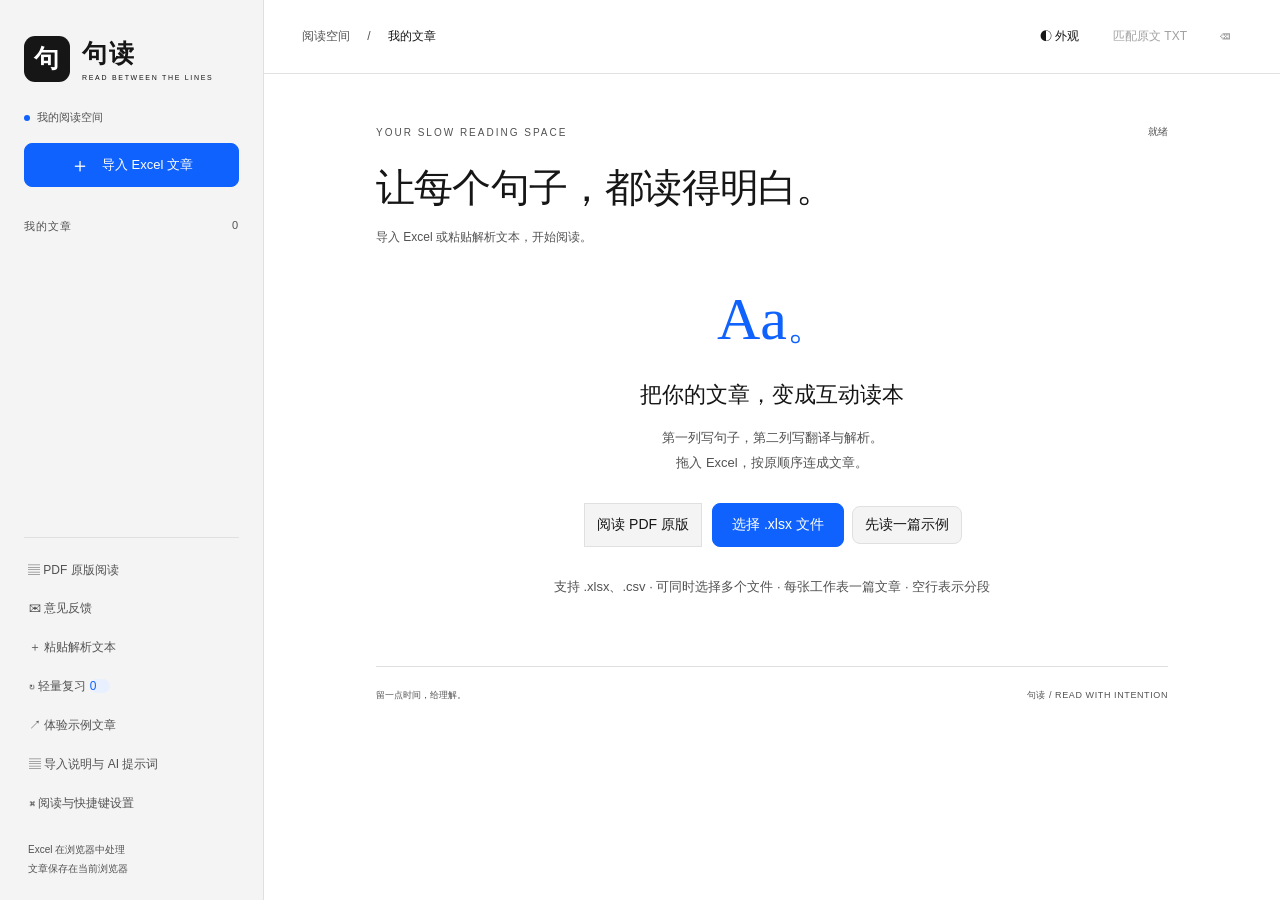
<file: index.html>
<!doctype html>
<html lang="zh-CN">
<head>
  <meta charset="utf-8"><meta name="viewport" content="width=device-width, initial-scale=1">
  <title>句读 · 互动英文阅读</title>
  <link rel="icon" href="data:image/svg+xml,%3Csvg xmlns='http://www.w3.org/2000/svg' viewBox='0 0 64 64'%3E%3Crect width='64' height='64' rx='16' fill='%232457ce'/%3E%3Ctext x='32' y='45' text-anchor='middle' fill='white' font-size='42'%3E句%3C/text%3E%3C/svg%3E">
  <script src="appearance.js?v=20261018-paperdark2"></script><link rel="stylesheet" href="styles.css?v=20261018-paperdark2"><link rel="stylesheet" href="theme.css?v=20261018-paperdark2"><script src="vendor/jszip.min.js" defer></script><script src="import-browser.js?v=20261018-2" defer></script><script src="app.js?v=20261018-flow1" defer></script>
<link rel="stylesheet" href="review.css?v=1"><script src="review.js?v=3" defer></script><link rel="stylesheet" href="mobile-paste.css?v=1"><script src="mobile-paste.js?v=4" defer></script><script src="feedback.js?v=1" defer></script><link rel="stylesheet" href="home.css?v=2"><script src="home.js?v=2" defer></script><link rel="stylesheet" href="vocabulary.css?v=1"><script src="vocabulary.js?v=2" defer></script><link rel="stylesheet" href="learning-flow.css?v=1"><script src="learning-flow.js?v=1" defer></script></head>
<body>
<div id="mobile-bar"><a href="./" id="mobile-home" aria-label="句读首页">句读</a><span id="mobile-article-label">阅读空间</span><button id="mobile-menu-open" aria-label="打开阅读菜单" aria-haspopup="dialog">☰ 菜单</button></div>
<aside class="sidebar">
  <a class="brand" href="./" aria-label="句读首页"><span class="brand-mark">句</span><span>句读<small>READ BETWEEN THE LINES</small></span></a>
  <div class="local-label"><span></span> 我的阅读空间</div>
  <button class="primary import-button" id="import-button"><span aria-hidden="true">＋</span> 导入 Excel 文章</button>
  <input type="file" id="file-input" accept=".xlsx,.csv" multiple hidden>
  <div class="library-heading"><span>我的文章</span><span id="library-count">0</span></div>
  <nav id="library" aria-label="文章列表"></nav>
  <div class="sidebar-bottom">
    <a class="quiet" href="pdf-reader.html" style="display:block;text-decoration:none">▤ PDF 原版阅读</a>
    <button id="feedback-open" class="quiet">✉ 意见反馈</button>
    <button id="paste-open" class="quiet">＋ 粘贴解析文本</button>
    <button id="review-open" class="quiet">↻ 轻量复习 <span id="review-count">0</span></button>
    <button id="sample-button" class="quiet">↗ 体验示例文章</button>
    <button id="guide-button" class="quiet">▤ 导入说明与 AI 提示词</button>
    <button id="settings-button" class="quiet">⌘ 阅读与快捷键设置</button>
    <p>Excel 在浏览器中处理<br>文章保存在当前浏览器</p>
  </div>
</aside>
<main class="main">
  <header class="toolbar"><span class="breadcrumb">阅读空间 <span>/</span> <b id="toolbar-title">开始阅读</b></span><div class="toolbar-actions"><button id="appearance-button" aria-label="调整外观与黑暗模式">◐ 外观</button><button id="text-button" class="text-button" disabled>匹配原文 TXT</button><input id="text-input" type="file" accept=".txt" hidden><button id="delete-button" class="icon-button" aria-label="删除当前文章" title="删除当前文章" disabled>⌫</button></div></header>
  <div class="reading-area" id="drop-zone">
    <div class="page-meta"><span class="eyebrow">YOUR SLOW READING SPACE</span><span class="save-state" id="save-state">就绪</span></div>
    <h1 id="article-title">让每个句子，都读得明白。</h1>
    <div class="article-meta" id="article-meta">从一张两列的 Excel 开始。</div>
    <div class="hint" id="hint"><span class="hint-icon">⌁</span><span class="desktop-hint">按住 <kbd id="shortcut-label">空格</kbd> ＋ 左键点击句子，查看完整翻译与语法解析。</span><span class="touch-hint">长按句子约半秒，查看完整翻译与语法解析。</span><button id="hint-settings" aria-label="修改查询快捷键">修改</button></div>
    <div id="notice" role="status" hidden></div>
    <aside id="shortcut-tutorial" class="shortcut-tutorial" hidden aria-live="polite"><div class="tutorial-top"><span id="tutorial-progress"></span><button id="tutorial-skip">跳过引导</button></div><h2 id="tutorial-title"></h2><p id="tutorial-description"></p><div id="tutorial-keys"></div></aside>
    <section id="home-library" aria-labelledby="home-library-title" hidden><div class="home-library-heading"><h2 id="home-library-title">我的文章</h2><span id="home-library-count" class="muted"></span></div><p class="muted">选择一篇，继续阅读。文章保存在当前浏览器中。</p><div id="article-cards"></div></section>
    <div id="vocab-tools" hidden><button id="vocab-toggle" class="secondary" aria-pressed="false">＋ 标记生词</button><span id="vocab-mode-help" class="small">收藏单词或词组，保留原句。</span></div><article id="reader" aria-label="文章正文"></article>
    <section id="empty-state"><div class="empty-symbol">Aa<span>。</span></div><h2>把你的文章，变成互动读本</h2><p>第一列写句子，第二列写翻译与解析。<br>拖入 Excel，按原顺序连成文章。</p><a href="pdf-reader.html" class="secondary" style="display:inline-block;text-decoration:none;padding:12px;margin:6px">阅读 PDF 原版</a><button id="empty-import" class="primary">选择 .xlsx 文件</button><button id="empty-sample" class="secondary">先读一篇示例</button><p class="small">支持 .xlsx、.csv · 可同时选择多个文件 · 每张工作表一篇文章 · 空行表示分段</p></section>
    <section id="reading-wrap-up" hidden aria-labelledby="wrap-up-title"><h2 id="wrap-up-title">读完这一篇，留下一点收获</h2><p id="wrap-up-summary" class="muted" role="status"></p><div class="wrap-up-actions"><button id="wrap-up-pending" class="secondary">补充释义</button><button id="wrap-up-review" class="primary">复习到期内容</button><button id="wrap-up-next" class="secondary">下一篇 →</button></div><p class="small">不必一次学完，先处理几个最想记住的表达即可。</p></section>
    <nav id="article-navigation" class="article-navigation" aria-label="篇章导航" hidden><p id="article-position"></p><div><button id="previous-article" class="article-nav-button"><span>← 上一篇</span><strong id="previous-title"></strong></button><button id="next-article" class="article-nav-button"><span>下一篇 →</span><strong id="next-title"></strong></button></div></nav><footer class="reading-footer"><span id="footer-count">留一点时间，给理解。</span><span>句读 / READ WITH INTENTION</span></footer>
  </div>
</main>
<div id="drop-overlay" hidden><div>松开，导入你的文章<small>Excel .xlsx 或 CSV 文件</small></div></div>
<section id="lookup" class="lookup" role="dialog" aria-modal="false" aria-labelledby="lookup-heading" tabindex="-1" hidden>
  <div class="lookup-top"><span id="lookup-heading">句子解析</span><span id="lookup-index"></span><button id="lookup-close" class="icon-button" aria-label="关闭解析">×</button></div>
  <blockquote id="lookup-sentence" lang="en"></blockquote>
  <div id="lookup-analysis"></div>
  <nav class="lookup-sentence-nav" aria-label="解析句子导航"><button id="lookup-previous" class="secondary">← 上一句</button><button id="lookup-next" class="secondary">下一句 →</button></nav><div class="lookup-footer"><span id="lookup-key-hint">↑ / ↓ 上下句 · Esc 关闭</span><button id="review-save">＋ 加入复习</button><button id="copy-analysis">复制解析</button></div>
</section>
<dialog id="settings-dialog"><form method="dialog"><div class="dialog-title"><h2>按你的习惯阅读</h2><button class="icon-button" aria-label="关闭设置">×</button></div></form>
  <label class="field-label">查询快捷键</label><p class="muted">按住以下按键，再左键单击。左键单击始终固定。</p>
  <div class="preset-row"><button data-preset="Space">空格</button><button data-preset="Alt">Option / Alt</button><button data-preset="Shift">Shift</button></div>
  <div class="shortcut-preview"><kbd id="settings-shortcut">空格</kbd><span>＋ 左键单击</span></div>
  <button id="record-key" class="secondary">录制自定义按键组合</button><p id="record-help" class="small">可使用字母、数字、功能键或组合键。部分系统快捷键会被系统优先处理。Esc 用于取消。</p>
  <label class="field-label">解析打开时 · 切换句子</label><div class="shortcut-grid"><label>上一句<button type="button" data-record-action="sentencePrevious" aria-label="录制上一句快捷键">↑</button></label><label>下一句<button type="button" data-record-action="sentenceNext" aria-label="录制下一句快捷键">↓</button></label></div>
  <label class="field-label">解析关闭时 · 切换文章</label><div class="shortcut-grid"><label>上一篇<button type="button" data-record-action="articlePrevious" aria-label="录制上一篇快捷键">←</button></label><label>下一篇<button type="button" data-record-action="articleNext" aria-label="录制下一篇快捷键">→</button></label></div><p class="small">同一模式的两个动作不能同键；查询键和导航键不能相互包含。两种模式之间可复用按键。Esc 保留为关闭键。</p><p id="settings-error" role="alert" hidden></p>
  <label class="field-label" for="font-size">正文字号 <span id="font-value">22 px</span></label><input id="font-size" type="range" min="18" max="32" value="22">
  <div class="dialog-actions"><button id="reset-settings" class="secondary">恢复默认</button><button id="save-settings" class="primary">保存设置</button></div>
</dialog>
<dialog id="guide-dialog"><form method="dialog"><div class="dialog-title"><h2>从文章到互动读本</h2><button class="icon-button" aria-label="关闭说明">×</button></div></form>
  <ol class="guide-steps"><li><b>让 AI 分句并解析</b><p>复制下方提示词，把原文附在末尾，让 AI 生成 Excel。</p></li><li><b>导入两列 Excel</b><p>第一列是完整句子，第二列是该句的翻译与解析。按行排列，一句一行，空行分段。每张工作表会成为一篇文章，工作表名称是文章标题；多篇请按阅读顺序排列工作表。可以同时选择或拖入多个 Excel 文件，同批次按文件选择顺序、工作表顺序导入。空行只用于分段，不用于区分文章。</p></li><li><b>按住快捷键，点击句子</b><p>电脑端按住快捷键并点击句子；手机端长按句子约半秒，滑动阅读不会触发解析。也可用 Tab 选中句子后按 Enter。</p></li></ol>
  <div class="download-row"><a href="assets/示例文章.xlsx" download>下载示例 Excel ↗</a><a href="assets/AI提示词.md" download>下载 Excel AI 提示词 ↗</a><a href="assets/文本解析AI提示词.md" download>下载粘贴文本 AI 提示词 ↗</a></div>
  <details><summary>已有单独的原文 TXT？</summary><p>先导入解析 Excel，再点击“匹配原文 TXT”。网站保留原文段落，仅匹配文字一致的句子（忽略重复空白、弯直引号差异）；未匹配内容会标明，不会套用其他句子的解析。重复句按各自出现的顺序匹配。</p></details>
  <label class="field-label" for="prompt-text">给 AI 的提示词</label><textarea id="prompt-text" readonly rows="12"></textarea><button id="copy-prompt" class="primary">复制完整提示词</button>
  <p class="small">也可使用菜单中的「粘贴解析文本」，复制专用提示词给 AI，再将输出直接粘贴导入，无需制作 Excel。文件无需上传服务器；网站展示你导入的解析，不调用 AI。支持未加密的 .xlsx；旧 .xls 请先另存为 .xlsx。</p>
</dialog>
<dialog id="appearance-dialog"><form method="dialog"><div class="dialog-title"><h2>阅读配色</h2><button class="icon-button" aria-label="关闭外观设置">×</button></div></form><p class="muted">选择背景与文字颜色，点击即应用并保存。桌面和手机均适配，选择保存在当前浏览器。</p><label class="field-label">背景配色</label><div class="appearance-options"><button data-color-theme="system" aria-pressed="false"><span class="palette-swatch swatch-system">Aa</span><span><strong>跟随系统</strong><small>自动切换明暗</small></span></button>
<button data-color-theme="blue" aria-pressed="true"><span class="palette-swatch swatch-blue">Aa</span><span><strong>专注白</strong><small>默认 · 白底黑字</small></span></button>

<button data-color-theme="paper" aria-pressed="false"><span class="palette-swatch swatch-paper">Aa</span><span><strong>纸白</strong><small>冷白纸面 · 黑灰文字</small></span></button>
<button data-color-theme="warm" aria-pressed="false"><span class="palette-swatch swatch-warm">Aa</span><span><strong>暖纸</strong><small>柔和米色</small></span></button>
<button data-color-theme="dark" aria-pressed="false"><span class="palette-swatch swatch-dark">Aa</span><span><strong>深夜</strong><small>中性深灰 · 柔和灰白</small></span></button>
</div>
<label class="field-label">文字颜色</label><div class="tone-options"><button data-text-tone="standard" aria-pressed="true">标准</button><button data-text-tone="soft" aria-pressed="false">柔和</button><button data-text-tone="contrast" aria-pressed="false">高对比</button></div>
<div class="appearance-preview"><p>Read a little. Understand more.</p><small>让每个句子，都读得明白。</small></div><p id="appearance-status" role="status"></p><form method="dialog" class="dialog-actions"><button class="primary">完成</button></form></dialog>
<dialog id="confirm-dialog"><h2>删除这篇文章？</h2><p>只从当前浏览器移除，原始 Excel 文件仍保留。</p><form method="dialog" class="dialog-actions"><button value="cancel" class="secondary">取消</button><button value="delete" class="danger">删除文章</button></form></dialog>
<dialog id="review-save-dialog"><form id="review-save-form"><div class="dialog-title"><h2>加入复习</h2><button type="button" id="review-save-close" class="icon-button" aria-label="关闭收藏">×</button></div><p>保留原句和解析，下次先回忆，再核对。</p><label class="field-label" for="review-focus">回忆重点（选填）</label><input id="review-focus" maxlength="180" placeholder="例如 be determined to：是什么意思？怎样使用？"><p class="small">留空时，练习用自己的话解释整句。</p><div class="dialog-actions"><button class="primary" type="submit">保存复习卡</button></div></form></dialog>
<dialog id="review-dialog" aria-labelledby="review-title"><div class="dialog-title"><h2 id="review-title">轻量复习</h2><button id="review-close" class="icon-button" aria-label="关闭复习">×</button></div><p id="review-summary" class="muted" role="status"></p><label class="field-label" for="review-filter">复习内容</label><select id="review-filter"><option value="all">全部</option><option value="vocab">生词</option><option value="sentence">句子</option><option value="pending">待补释义</option></select><p id="review-types" class="small"></p><div id="review-scope" hidden><span id="review-scope-label"></span><button id="review-scope-clear" class="secondary">查看全部文章</button></div><div id="review-body"></div><details class="review-rules"><summary>复习如何安排？</summary><p>新卡立即可复习。忘了：10 分钟后；模糊：1 天后并降低一个阶段；记住了：依次间隔 1、3、7、14、30、60 天。每轮最多 5 张到期卡，未到期不强制练习。这是简化安排，可按自己的记忆情况作答。</p><p>卡片仅保存在当前浏览器，删除文章仍保留卡片；清除网站数据会丢失。建议定期导出备份。</p><button id="review-export" class="secondary">导出复习备份</button><button id="review-import" class="secondary">导入备份</button><input id="review-import-file" type="file" accept=".json" hidden></details></dialog>
<dialog id="mobile-menu" aria-labelledby="mobile-menu-title"><div class="dialog-title"><h2 id="mobile-menu-title">阅读菜单</h2><button id="mobile-menu-close" class="icon-button" aria-label="关闭阅读菜单">×</button></div><div id="mobile-menu-content"></div></dialog>
<dialog id="paste-dialog" aria-labelledby="paste-title"><div class="dialog-title"><h2 id="paste-title">粘贴解析文本</h2><button id="paste-close" class="icon-button" aria-label="关闭粘贴">×</button></div><p class="muted">先复制下方提示词交给 AI，再将生成的完整解析文本粘贴到这里。新版使用紧凑格式，减少重复字段；支持一次导入多篇，保留段落。</p><details><summary>查看文本解析 AI 提示词</summary><textarea id="paste-prompt" readonly rows="8"></textarea><button id="paste-copy-prompt" class="secondary">复制文本解析提示词</button></details><label class="field-label" for="paste-content">AI 输出的解析文本</label><textarea id="paste-content" rows="10" placeholder='粘贴 AI 输出的 JSON 文本，也支持带有 ```json 的完整代码块'></textarea><p id="paste-error" role="alert" hidden></p><div class="dialog-actions"><button id="paste-submit" class="primary">导入并阅读</button></div><p class="small">文本仅在当前浏览器中处理；此入口不会调用 AI。原有 Excel 导入继续可用。</p></dialog>
<dialog id="feedback-dialog" aria-labelledby="feedback-title"><div class="dialog-title"><h2 id="feedback-title">意见反馈</h2><button id="feedback-close" class="icon-button" aria-label="关闭意见反馈">×</button></div><p>遇到问题或有改进建议，欢迎发邮件告诉我。</p><p><a href="mailto:RBL1018@outlook.com?subject=%E5%8F%A5%E8%AF%BB%E7%BD%91%E9%A1%B5%E5%8F%8D%E9%A6%88">RBL1018@outlook.com</a></p><p class="muted">反馈问题时，请尽量说明操作步骤、预期结果和实际情况，并附上设备、浏览器信息；截图也能帮助定位问题。</p><div class="dialog-actions"><button id="feedback-copy" class="secondary">复制邮箱</button><a class="primary" style="text-decoration:none;border-radius:8px;display:inline-block" href="mailto:RBL1018@outlook.com?subject=%E5%8F%A5%E8%AF%BB%E7%BD%91%E9%A1%B5%E5%8F%8D%E9%A6%88">打开邮件应用</a></div><p class="small" id="feedback-status" role="status">若未配置邮件应用，可复制邮箱后自行发送。</p></dialog>
<section id="vocab-selection" hidden aria-label="所选生词" aria-live="polite"><strong id="vocab-selected-text"></strong><span class="small">点击同句另一词，可选中连续词组。</span><div><button id="vocab-quick-save" class="primary">先收藏，继续读</button><button id="vocab-add" class="secondary">填写释义</button><button id="vocab-clear" class="secondary">取消选择</button></div></section>
<dialog id="vocab-dialog" aria-labelledby="vocab-title"><div class="dialog-title"><h2 id="vocab-title">收藏生词</h2><button id="vocab-close" class="icon-button" aria-label="关闭生词收藏">×</button></div><p id="vocab-term" lang="en"></p><blockquote id="vocab-context" class="review-sentence" lang="en"></blockquote><form id="vocab-form"><label class="field-label" for="vocab-definition">简明英文释义（选填）</label><textarea id="vocab-definition" rows="2" maxlength="2000" placeholder="结合原句，记录这里的英文意思"></textarea><label class="field-label" for="vocab-note">中文释义或备注（选填）</label><textarea id="vocab-note" rows="2" maxlength="2000" placeholder="可记录中文意思或用法"></textarea><p class="small">至少填写一种释义后进入定时复习。都留空则先存入「待补释义」，不会自动生成解释。</p><div class="dialog-actions"><button class="primary" type="submit">保存生词</button></div></form></dialog>
<div id="toast" role="status" hidden></div>
</body></html>
</file>
<file: styles.css>
:root{--paper:#fcfbf8;--ink:#293e34;--green:#365c49;--muted:#758077;--line:#e3e5db;--side:#f0f2ea;--font-size:22px;--highlight:#e2edc9}*{box-sizing:border-box}body{margin:0;background:var(--paper);color:var(--ink);font-family:-apple-system,BlinkMacSystemFont,"Segoe UI","PingFang SC",sans-serif;font-size:14px}button,input,textarea{font:inherit}button,a,input{touch-action:manipulation}button{cursor:pointer}button:disabled{opacity:.4;cursor:not-allowed}button{border:1px solid transparent;border-radius:8px;background:transparent;color:inherit;padding:9px 12px}button:hover{background:#e7ecdf}button:focus-visible,a:focus-visible{outline:2px solid #708b52;outline-offset:3px}a{color:var(--green)}[hidden]{display:none!important}.sidebar{width:264px;position:fixed;inset:0 auto 0 0;background:var(--side);padding:36px 24px 22px;display:flex;flex-direction:column;border-right:1px solid var(--line)}.brand{display:flex;align-items:center;gap:12px;color:var(--ink);font-size:25px;font-weight:650;text-decoration:none;letter-spacing:2px}.brand-mark{background:var(--green);color:#fff;border-radius:11px;width:46px;height:46px;text-align:center;line-height:46px;font-family:serif}.brand small{display:block;font-size:7px;font-weight:500;letter-spacing:1.7px;margin-top:4px}.local-label{font-size:11px;color:var(--muted);display:flex;align-items:center;gap:7px;margin:28px 0 18px}.local-label span{width:6px;height:6px;border-radius:50%;background:#83a270}.primary{background:var(--green);color:#fff;border-color:var(--green);font-weight:500;padding:12px 19px}.primary:hover{background:#274b38}.import-button{width:100%;font-size:13px;display:flex;gap:12px;align-items:center;justify-content:center}.import-button span{font-size:20px;line-height:14px}.library-heading{margin:32px 0 12px;display:flex;justify-content:space-between;font-size:11px;color:var(--muted);letter-spacing:1px}#library{overflow:auto;flex:1;min-height:70px}.library-item{display:block;width:100%;text-align:left;padding:14px 12px;line-height:1.45;margin-bottom:6px}.library-item.active{background:#e0e7d7;color:#2d513c}.library-item strong{font-size:13px;font-weight:550;display:block;overflow-wrap:anywhere}.library-item small{display:block;color:var(--muted);font-size:11px;margin-top:5px}.sidebar-bottom{border-top:1px solid #dce1d3;padding-top:14px;margin-top:18px}.quiet{display:block;text-align:left;width:100%;font-size:12px;padding:10px 4px}.sidebar-bottom p{color:#8a9187;font-size:10px;line-height:1.9;margin:17px 4px 0}.main{margin-left:264px}.toolbar{height:74px;border-bottom:1px solid var(--line);display:flex;align-items:center;justify-content:space-between;padding:0 38px;gap:20px}.breadcrumb{font-size:12px;color:var(--muted);white-space:nowrap;overflow:hidden;text-overflow:ellipsis}.breadcrumb span{margin:0 14px;color:#b0b8ac}.breadcrumb b{font-weight:400;color:#475948}.toolbar-actions{display:flex;gap:8px;flex-shrink:0}.text-button{font-size:12px}.icon-button{font-size:20px;line-height:1;width:34px;height:34px;padding:5px;flex-shrink:0}.reading-area{max-width:904px;padding:51px 56px 26px;margin:auto}.page-meta{display:flex;align-items:center;justify-content:space-between;gap:15px}.eyebrow{font-size:10px;letter-spacing:2px;color:#879379}.save-state{font-size:10px;color:#8b9686}h1{font-family:Georgia,"Times New Roman","Songti SC",serif;font-size:39px;line-height:1.22;font-weight:400;margin:25px 0 15px;letter-spacing:-.8px;overflow-wrap:anywhere}.article-meta{color:var(--muted);font-size:12px;line-height:1.7}.hint{display:flex;align-items:center;gap:11px;background:#f0f3e9;border:1px solid #e3e9d9;padding:12px 14px;border-radius:8px;margin:29px 0 32px;color:#627051;font-size:11px;line-height:1.7}.hint-icon{font-size:24px;color:#90a573}.hint>span:nth-child(2){flex:1}.hint button{font-size:11px;padding:4px 7px}kbd{border:1px solid #cdd5bf;border-bottom-width:2px;border-radius:4px;padding:2px 6px;background:#f9faf5;color:#435739;font-family:inherit;white-space:nowrap}#reader{font-family:Georgia,"Times New Roman",serif;font-size:var(--font-size);line-height:1.95;color:#37443c;letter-spacing:.04px;overflow-wrap:anywhere}#reader p{margin:0 0 25px}#reader .sentence{border-radius:3px;transition:background .1s;box-decoration-break:clone;-webkit-box-decoration-break:clone}#reader .sentence.hot,#reader .sentence.selected{background:var(--highlight);box-shadow:0 2px 0 #becb97}#reader .sentence.hot{cursor:context-menu}#reader .sentence:focus-visible{outline:1px solid #829c65;background:#eff3e7}#reader .sentence.unmatched{text-decoration:underline dotted #c5b9a5;text-underline-offset:6px}.reading-footer{display:flex;justify-content:space-between;border-top:1px solid var(--line);padding-top:22px;margin-top:42px;color:#949d8d;font-size:9px;letter-spacing:.6px;gap:14px}.reading-footer span:first-child{letter-spacing:0}.lookup{position:fixed;z-index:20;width:min(490px,calc(100vw - 24px));max-height:min(620px,calc(100dvh - 28px));overflow:auto;border:1px solid #d6ded0;border-radius:15px;padding:0;background:rgba(255,255,252,.98);box-shadow:0 18px 70px #21352130,0 2px 10px #18201912;backdrop-filter:blur(20px);animation:show-pop .12s ease-out;overscroll-behavior:contain;outline:none}.lookup-top{display:flex;align-items:center;gap:10px;padding:12px 17px 7px;position:sticky;top:0;background:#fffffcf5;z-index:1;font-size:12px;color:#6e7b65}.lookup-top>span:first-child{flex:1;font-weight:600}.lookup-top>span:nth-child(2){font-size:10px;color:#8e9787}.lookup blockquote{font-family:Georgia,serif;font-size:16px;line-height:1.6;border-left:3px solid #97aa80;margin:10px 22px 18px;padding:0 0 0 13px;color:#354b3c;overflow-wrap:anywhere}#lookup-analysis{padding:0 24px 16px;font-size:13px;line-height:1.85;overflow-wrap:anywhere}.analysis-section{margin-bottom:18px}.analysis-section h3{font-size:11px;color:#849174;font-weight:600;letter-spacing:1px;margin:0 0 8px}.analysis-section p{white-space:pre-wrap;margin:0}.analysis-section.translation p{font-size:15px;color:#263e30;line-height:1.85}.lookup-footer{display:flex;justify-content:space-between;align-items:center;font-size:10px;color:#8c9685;border-top:1px solid #edf0e7;padding:8px 16px;background:#f7f9f2}.lookup-footer button{font-size:11px}@keyframes show-pop{from{opacity:0;transform:translateY(5px)}to{opacity:1;transform:translateY(0)}}dialog{background:#fcfdf9;color:var(--ink);border:1px solid #d8dfcf;border-radius:16px;box-shadow:0 30px 100px #12261830;padding:28px;max-width:590px;width:calc(100% - 36px);max-height:88dvh;overflow:auto}dialog::backdrop{background:#20312640;backdrop-filter:blur(3px)}.dialog-title{display:flex;align-items:center;justify-content:space-between;margin-bottom:16px;gap:12px}h2{font-size:20px;font-weight:550;margin:0 0 16px}.dialog-title h2{margin:0}.field-label{display:block;font-size:13px;font-weight:600;margin:22px 0 10px}.field-label span{float:right;font-size:12px;color:var(--muted);font-weight:400}.muted,.small{color:var(--muted);font-size:12px;line-height:1.8}.small{font-size:11px}.preset-row{display:flex;gap:8px;margin:17px 0}.preset-row button,.secondary{background:#f1f4eb;border:1px solid #dce3d1}.shortcut-preview{display:flex;align-items:center;gap:14px;margin:18px 0 22px;padding:18px;background:#f1f4eb;border-radius:9px;font-size:14px}.shortcut-preview kbd{font-size:18px;white-space:normal}.recording{border-color:#72874f!important;background:#e4ecd3!important;color:#304d31!important}.dialog-actions{display:flex;justify-content:flex-end;gap:10px;margin:25px 0 0}.danger{background:#9c4537;color:#fff}.danger:hover{background:#84382d}input[type=range]{width:100%;accent-color:var(--green)}.guide-steps{padding-left:22px;line-height:1.8}.guide-steps li{margin:15px 0;padding-left:4px}.guide-steps b{font-size:14px}.guide-steps p{font-size:12px;color:var(--muted);margin:4px 0}.download-row{display:flex;gap:20px;margin:20px 0;flex-wrap:wrap;font-size:12px}details{font-size:12px;line-height:1.8;color:var(--muted)}summary{cursor:pointer;color:var(--green)}textarea{width:100%;background:#f4f6ef;border:1px solid #dce3d1;border-radius:8px;color:#42543e;font-size:12px;line-height:1.7;padding:14px;resize:vertical;margin-bottom:12px}#empty-state{text-align:center;padding:38px 0 25px}#empty-state h2{font-size:22px;font-weight:400}.empty-symbol{font-family:Georgia,serif;font-size:60px;color:#adc095;margin:0 0 26px}.empty-symbol span{font-size:40px;color:#53744b}#empty-state p{line-height:1.9;color:var(--muted);font-size:13px}#empty-state button{margin:15px 4px}#notice{padding:13px 16px;background:#f6f0df;color:#7b6634;font-size:12px;line-height:1.7;border-radius:8px;margin:0 0 25px;white-space:pre-wrap}#toast{position:fixed;z-index:100;bottom:26px;left:50%;transform:translateX(-50%);max-width:calc(100vw - 36px);border-radius:9px;background:#2c4839;color:#fff;padding:12px 20px;font-size:13px;box-shadow:0 4px 24px #0002}#drop-overlay{position:fixed;inset:12px;z-index:90;display:grid;place-items:center;border:2px dashed #8a9d6e;background:#eef3e9ee;border-radius:14px;font-size:24px;pointer-events:none}#drop-overlay small{display:block;font-size:13px;text-align:center;margin-top:15px;color:var(--muted)}@media(max-width:950px){.sidebar{width:220px;padding:27px 17px}.main{margin-left:220px}.reading-area{padding:36px 30px}.toolbar{padding:0 26px}h1{font-size:33px}}@media(max-width:700px){.sidebar{position:static;width:auto;padding:16px;display:block;border-right:0;border-bottom:1px solid var(--line)}.brand{font-size:21px}.brand-mark{height:37px;width:37px;line-height:37px}.brand small{font-size:6px}.local-label,.sidebar-bottom p,.library-heading{display:none}.import-button{position:absolute;right:16px;top:18px;width:auto;font-size:12px;padding:9px 12px}.main{margin-left:0}#library{display:flex;gap:6px;margin-top:15px;max-height:105px}.library-item{min-width:155px;width:155px;padding:10px}.sidebar-bottom{display:flex;gap:3px;padding-top:7px;margin-top:7px;border:0}.quiet{font-size:10px;padding:5px 0;text-align:center}.toolbar{height:55px;padding:0 20px}.reading-area{padding:30px 22px}.page-meta{gap:6px}.eyebrow{font-size:8px;letter-spacing:1.4px}h1{font-size:32px}.hint{font-size:10px;margin:24px 0}.hint-icon{display:none}#reader{font-size:calc(var(--font-size) - 1px)}.reading-footer{font-size:8px}.lookup{max-height:70dvh}.breadcrumb b{display:none}.dialog-title h2{font-size:18px}}@media(prefers-reduced-motion:reduce){*{animation:none!important;transition:none!important}}

.touch-hint{display:none}.touch-reader .desktop-hint{display:none}.touch-reader .touch-hint{display:block;flex:1}.touch-reader #hint-settings{display:none}
@media(hover:none) and (pointer:coarse){#reader{-webkit-touch-callout:none;-webkit-user-select:none;user-select:none;touch-action:pan-y pinch-zoom}.lookup{-webkit-user-select:text;user-select:text}.lookup .icon-button{width:44px;height:44px}}

/* Apply to each text element, including Safari and desktop-mode touch input. */
.touch-reader #reader,.touch-reader #reader *,.touch-input #reader,.touch-input #reader *{-webkit-user-select:none!important;user-select:none!important;-webkit-touch-callout:none!important}
.touch-input #reader{touch-action:pan-y pinch-zoom}.touch-input .desktop-hint{display:none}.touch-input .touch-hint{display:block;flex:1}.touch-input #hint-settings{display:none}
#lookup,#lookup *{-webkit-user-select:text;user-select:text}

.article-navigation{margin-top:38px;border-top:1px solid var(--line);padding-top:22px}.article-navigation>p{font-size:12px;color:var(--muted);margin:0 0 13px}.article-navigation>div{display:grid;grid-template-columns:1fr 1fr;gap:14px}.article-nav-button{text-align:left;padding:18px;border:1px solid #dce3d1;background:#f2f5ec;min-width:0}.article-nav-button span{display:block;font-size:12px;color:var(--green);margin-bottom:8px}.article-nav-button strong{display:block;font-family:Georgia,"Songti SC",serif;font-size:17px;font-weight:400;overflow-wrap:anywhere;line-height:1.4}.article-nav-button:disabled{opacity:.45}.article-nav-button:disabled:hover{background:#f2f5ec}@media(max-width:700px){.article-navigation>div{gap:9px}.article-nav-button{padding:12px}.article-nav-button strong{font-size:15px}}

.shortcut-grid{display:grid;grid-template-columns:1fr 1fr;gap:12px}.shortcut-grid label{font-size:12px;display:flex;align-items:center;justify-content:space-between;gap:8px;padding:12px;background:#f1f4eb;border-radius:8px}.shortcut-grid button{border:1px solid #ccd7bd;background:#fcfdf9;min-width:72px;overflow-wrap:anywhere;font-weight:550}#settings-error{background:#f9e9de;color:#884631;border-radius:7px;padding:12px;font-size:12px;line-height:1.7}.shortcut-tutorial{border:1px solid #bdcda2;background:#f0f5e6;border-radius:12px;padding:18px 20px;margin:0 0 30px}.tutorial-top{display:flex;align-items:center;justify-content:space-between;color:#72805f;font-size:11px}.tutorial-top button{font-size:11px;padding:4px 8px}.shortcut-tutorial h2{font-size:19px;margin:10px 0 7px}.shortcut-tutorial p{font-size:12px;line-height:1.8;color:#647156;margin:0 0 14px}#tutorial-keys{display:flex;gap:7px;flex-wrap:wrap}.tutorial-key{font-size:15px;padding:7px 12px;animation:key-coach 1.8s infinite ease-in-out}.tutorial-key:nth-child(2){animation-delay:.45s}#reader .tutorial-target{background:#e8efcf;box-shadow:0 0 0 2px #a2b77b;animation:sentence-coach 2s infinite ease-in-out}.shortcut-tutorial #tutorial-touch-next{margin-top:10px;font-size:12px}@keyframes key-coach{0%,60%,100%{transform:translateY(0);box-shadow:0 2px 0 #c8d3ba}25%,40%{transform:translateY(2px);background:#d9e7c5;box-shadow:0 0 0 #c8d3ba}}@keyframes sentence-coach{0%,100%{box-shadow:0 0 0 2px #a2b77b}50%{box-shadow:0 0 0 5px #b8c99a77}}

@media(min-width:701px){.shortcut-tutorial.tutorial-docked{position:fixed;z-index:25;bottom:16px;left:12px;width:238px;margin:0;padding:16px;box-shadow:0 8px 30px #233b2720}.tutorial-docked h2{font-size:17px}.tutorial-docked .tutorial-key{font-size:13px;padding:6px 9px}}@media(min-width:701px) and (max-width:950px){.shortcut-tutorial.tutorial-docked{width:196px;left:10px;padding:12px}}
</file>
<file: theme.css>
:root{--paper:#ffffff;--side:#f4f4f4;--surface:#ffffff;--surface2:#f4f4f4;--line:#e0e0e0;--green:#0f62fe;--accent-fill:#0f62fe;--accent-ink:#ffffff;--muted:#525252;--ink-standard:#161616;--ink-soft:#525252;--ink-strong:#000000;--highlight:#e8f0ff;--highlight-line:#0f62fe;--selected:#e8f0ff;--warning-bg:#fff1e6;--warning-ink:#783b16;--danger:#a2191f;--danger-ink:#ffffff;--scrim:#16161666;--shadow:#16161626;--ink:var(--ink-standard)}
:root[data-theme=paper]{--paper:#fdfdfd;--side:#f5f5f5;--surface:#ffffff;--surface2:#f1f1f3;--line:#dedee2;--green:#4b5565;--accent-fill:#343b46;--accent-ink:#ffffff;--muted:#62636a;--ink-standard:#242424;--ink-soft:#55565b;--ink-strong:#111111;--highlight:#eceef1;--highlight-line:#9198a4;--selected:#e9ebef;--warning-bg:#fff1e6;--warning-ink:#783b16;--danger:#a2191f;--danger-ink:#ffffff;--scrim:#16161666;--shadow:#16161624}
:root[data-theme=warm]{--paper:#f8f0df;--side:#eee4d1;--surface:#fff8e9;--surface2:#f1e8d6;--line:#d7cbb4;--green:#675635;--accent-fill:#675635;--accent-ink:#fffaf0;--muted:#6b604f;--ink-standard:#493f30;--ink-soft:#625847;--ink-strong:#261e16;--highlight:#e8dfb3;--highlight-line:#9c8954;--selected:#e4d9bf;--warning-bg:#eee0c6;--warning-ink:#704925}
:root[data-theme=dark]{--paper:#202124;--side:#26272b;--surface:#2d2e32;--surface2:#34353a;--line:#494a50;--green:#a4bee5;--accent-fill:#3d526f;--accent-ink:#f0f3f8;--muted:#b0b1b6;--ink-standard:#dedee1;--ink-soft:#b9bbc2;--ink-strong:#f3f3f5;--highlight:#354256;--highlight-line:#7893b8;--selected:#303d50;--warning-bg:#3b3025;--warning-ink:#e7c69d;--danger:#d8938d;--danger-ink:#241714;--scrim:#0009;--shadow:#0007}
:root[data-text-tone=soft]{--ink:var(--ink-soft)}:root[data-text-tone=contrast]{--ink:var(--ink-strong)}
body{background:var(--paper);color:var(--ink)}h1,h2,.brand,.breadcrumb b,#reader,.lookup blockquote,#lookup-analysis,.analysis-section.translation p{color:var(--ink)}
button:hover{background:var(--selected)}button:focus-visible,a:focus-visible{outline-color:var(--green)}
a,.hint button,.lookup-top,.analysis-section h3,.summary b,summary,.field-label,.article-nav-button span{color:var(--green)}
.brand-mark,.primary{background:var(--accent-fill);color:var(--accent-ink);border-color:var(--accent-fill)}.primary:hover{background:var(--accent-fill);filter:brightness(.92)}
.sidebar{background:var(--side);border-color:var(--line)}.toolbar,.reading-footer,.sidebar-bottom{border-color:var(--line)}
.library-item.active{background:var(--selected);color:var(--ink)}
.local-label,.library-heading,.library-item small,.sidebar-bottom p,.quiet,.breadcrumb,.article-meta,.eyebrow,.save-state,.reading-footer,.small,.muted,.field-label span,.lookup-top>span:nth-child(2),.lookup-footer{color:var(--muted)}
.breadcrumb span{color:var(--muted)}.hint{background:var(--surface2);border-color:var(--line);color:var(--muted)}.hint-icon{color:var(--green)}
kbd{background:var(--surface);border-color:var(--line);color:var(--ink)}
#reader .sentence.hot,#reader .sentence.selected,#reader .sentence:focus-visible,#reader .tutorial-target{background:var(--highlight);box-shadow:0 2px 0 var(--highlight-line);outline-color:var(--highlight-line)}#reader .sentence.unmatched{text-decoration-color:var(--muted)}
.lookup{background:var(--surface);border-color:var(--line);box-shadow:0 18px 70px var(--shadow),0 2px 10px var(--shadow)}.lookup-top{background:var(--surface)}.lookup blockquote{border-color:var(--green)}.lookup-footer{background:var(--surface2);border-color:var(--line)}
dialog{background:var(--surface);color:var(--ink);border-color:var(--line);box-shadow:0 30px 100px var(--shadow)}dialog::backdrop{background:var(--scrim)}
.preset-row button,.secondary,.shortcut-preview,.shortcut-grid label,textarea,.article-nav-button,.article-nav-button:disabled:hover{background:var(--surface2);border-color:var(--line);color:var(--ink)}
.shortcut-grid button{background:var(--surface);border-color:var(--line);color:var(--ink)}.recording{background:var(--selected)!important;border-color:var(--green)!important;color:var(--ink)!important}
input[type=range]{accent-color:var(--green)}.guide-steps p,details,#empty-state p{color:var(--muted)}.empty-symbol,.empty-symbol span{color:var(--green)}
.danger{background:var(--danger);color:var(--danger-ink)}.danger:hover{background:var(--danger);filter:brightness(.9)}#notice,#settings-error{background:var(--warning-bg);color:var(--warning-ink)}
#toast{background:var(--accent-fill);color:var(--accent-ink)}#drop-overlay{background:var(--surface);border-color:var(--green);color:var(--ink)}#drop-overlay small{color:var(--muted)}
.article-navigation{border-color:var(--line)}.article-navigation>p{color:var(--muted)}.article-nav-button strong{color:var(--ink)}
.shortcut-tutorial{background:var(--surface2);border-color:var(--highlight-line)}.tutorial-top,.shortcut-tutorial p{color:var(--muted)}.tutorial-key{animation-name:theme-key-coach}.tutorial-docked{box-shadow:0 8px 30px var(--shadow)}
@keyframes theme-key-coach{0%,60%,100%{transform:translateY(0);box-shadow:0 2px 0 var(--line)}25%,40%{transform:translateY(2px);background:var(--highlight);box-shadow:0 0 0 var(--line)}}
@keyframes sentence-coach{0%,100%{box-shadow:0 0 0 2px var(--highlight-line)}50%{box-shadow:0 0 0 5px var(--line)}}
.appearance-options{display:grid;grid-template-columns:repeat(2,1fr);gap:10px;margin:14px 0 22px}.appearance-options button{background:var(--surface2);border:1px solid var(--line);text-align:left;padding:14px;display:flex;gap:12px;align-items:center}.appearance-options button[aria-pressed=true],.tone-options button[aria-pressed=true]{outline:2px solid var(--green);outline-offset:1px}.appearance-options .palette-swatch{display:grid;place-items:center;width:42px;height:42px;border:1px solid #8888;border-radius:9px;font-family:Georgia,serif;font-size:21px;flex-shrink:0}.swatch-system{background:linear-gradient(90deg,#fcfbf8 50%,#202124 50%);color:#7a7a80}.swatch-paper{background:#fdfdfd;color:#242424}.swatch-warm{background:#f8f0df;color:#493f30}.swatch-dark{background:#202124;color:#dedee1}.appearance-options strong{display:block;font-size:13px;font-weight:550}.appearance-options small{display:block;font-size:11px;color:var(--muted);margin-top:4px}.tone-options{display:flex;gap:10px;margin:14px 0 22px}.tone-options button{flex:1;background:var(--surface2);border:1px solid var(--line);padding:12px}.appearance-preview{padding:20px;background:var(--paper);color:var(--ink);border:1px solid var(--line);border-radius:9px;font-family:Georgia,"Songti SC",serif;font-size:19px;line-height:1.7}.appearance-preview p{margin:0 0 8px}.appearance-preview small{font-family:inherit;font-size:14px}#appearance-button{font-size:12px;white-space:nowrap}#appearance-status{color:var(--muted);font-size:11px;margin-top:18px}@media(max-width:420px){.appearance-options button{padding:11px;gap:8px}.appearance-options{gap:8px}.appearance-options .palette-swatch{width:34px;height:34px}.tone-options{gap:8px}.tone-options button{padding:10px 6px}.toolbar-actions{gap:2px}}

.swatch-blue{background:#f6f8fc;color:#2457ce}.local-label span{background:var(--green)}

:root[data-theme=blue] .brand-mark{background:#161616;color:#ffffff}:root[data-theme=blue] .swatch-blue{background:#ffffff;color:#161616}:root[data-theme=blue] .library-item.active{box-shadow:inset 3px 0 0 #0f62fe}:root[data-theme=blue] .analysis-section h3,:root[data-theme=blue] .lookup-top,:root[data-theme=blue] .hint-icon{color:#525252}

.swatch-blue{background:#ffffff;color:#161616}

.appearance-options [data-color-theme=system]{grid-column:1/-1}:root[data-theme=paper] .brand-mark{background:#343b46;color:#ffffff}:root[data-theme=paper] .hint-icon{color:var(--muted)}
</file>
<file: review.css>
#review-save-dialog,#review-dialog{color:var(--ink);background:var(--surface);max-width:640px;width:calc(100% - 32px);box-sizing:border-box;max-height:85dvh;overflow:auto}#review-focus{width:100%;box-sizing:border-box;padding:12px;background:var(--surface2);color:var(--ink);border:1px solid var(--line);border-radius:8px;font:inherit}.review-sentence{margin:20px 0;padding:16px;border-left:3px solid var(--green);background:var(--surface2);font-size:21px;line-height:1.7;overflow-wrap:anywhere}.review-task{font-weight:600;overflow-wrap:anywhere}.review-answer{margin:20px 0;border-top:1px solid var(--line);padding-top:12px;white-space:pre-wrap;overflow-wrap:anywhere}.review-grades{display:flex;flex-wrap:wrap;gap:8px;margin:20px 0}.review-grades button{flex:1;min-width:130px;padding:12px}.review-rules{margin-top:24px;padding-top:16px;border-top:1px solid var(--line);font-size:13px;color:var(--muted)}.review-rules p{line-height:1.7}.review-rules button{margin:4px}#review-count{display:inline-block;min-width:20px;border-radius:12px;background:var(--selected);color:var(--green)}.lookup-footer{flex-wrap:wrap;gap:8px}.review-grades[hidden],.review-answer[hidden]{display:none}
</file>
<file: mobile-paste.css>
#mobile-bar{display:none}#paste-dialog{background:var(--surface);color:var(--ink);width:calc(100% - 32px);max-width:680px}#paste-dialog textarea{color:var(--ink);background:var(--surface2);border-color:var(--line)}#paste-error{color:var(--danger);white-space:pre-wrap}#mobile-menu{background:var(--surface);color:var(--ink)}#lookup{touch-action:pan-y pinch-zoom}
@media(max-width:700px){
body>.sidebar,.main>.toolbar{display:none}#mobile-bar{display:flex;align-items:center;gap:12px;height:54px;padding:0 16px;border-bottom:1px solid var(--line);background:var(--side)}#mobile-bar strong{font-size:19px;flex-shrink:0}#mobile-article-label{flex:1;min-width:0;white-space:nowrap;overflow:hidden;text-overflow:ellipsis;font-size:12px;color:var(--muted)}#mobile-menu-open{flex-shrink:0;min-height:44px}#mobile-menu{padding:20px;width:calc(100% - 28px)}#mobile-menu .sidebar{display:flex;position:static;inset:auto;width:100%;padding:0;background:transparent;border:0}#mobile-menu .brand,#mobile-menu .local-label,#mobile-menu .sidebar-bottom p{display:none}#mobile-menu .import-button{position:static;width:100%;min-height:44px}#mobile-menu .library-heading{display:flex;margin:20px 0 8px}#mobile-menu #library{display:block;max-height:28dvh;min-height:0;margin:0;overflow:auto}#mobile-menu .library-item{min-width:0;width:100%;padding:12px;margin:0}#mobile-menu .sidebar-bottom{display:flex;flex-direction:column;gap:0;margin:12px 0 0;padding:12px 0 0;border-top:1px solid var(--line)}#mobile-menu .quiet{font-size:14px;text-align:left;padding:12px;min-height:44px}#mobile-menu .toolbar-actions{display:flex;flex-direction:column;border-top:1px solid var(--line);margin-top:10px;padding-top:10px;gap:0}#mobile-menu .toolbar-actions button{text-align:left;width:100%;font-size:14px;padding:12px;min-height:44px;height:auto}.reading-area{padding-top:22px}.page-meta{display:none}.reading-area h1{margin-top:4px}.hint{margin:16px 0 22px}#reader{touch-action:pan-y pinch-zoom}#lookup-key-hint{font-size:0}#lookup-key-hint:after{content:'← 左滑下一句 · 右滑上一句 →';font-size:10px}
}
</file>
<file: home.css>
#mobile-home{font-size:19px;font-weight:700;flex-shrink:0;color:var(--ink);text-decoration:none;padding:8px 0}.home-library-heading{display:flex;align-items:center;justify-content:space-between;gap:12px}.home-library-heading h2{margin:0}#home-library{margin-top:32px}#article-cards{display:grid;grid-template-columns:repeat(2,minmax(0,1fr));gap:16px;margin-top:22px}.article-card{display:flex;flex-direction:column;align-items:flex-start;text-align:left;min-width:0;padding:20px;border:1px solid var(--line);background:var(--surface);border-radius:12px;transition:background .15s,border-color .15s}.article-card:hover{border-color:var(--green);background:var(--surface2)}.article-card strong{font-family:Georgia,"Songti SC",serif;font-size:21px;font-weight:500;line-height:1.4;overflow-wrap:anywhere}.article-card-meta{font-size:12px;color:var(--muted);margin-top:10px}.article-card-excerpt{font-family:Georgia,serif;line-height:1.65;font-size:14px;color:var(--muted);display:-webkit-box;-webkit-line-clamp:2;-webkit-box-orient:vertical;overflow:hidden;overflow-wrap:anywhere;margin:16px 0}.article-card-action{margin-top:auto;padding-top:6px;font-size:12px;color:var(--green)}.is-home .reading-footer{margin-top:28px}@media(max-width:700px){#home-library{margin-top:26px}#article-cards{gap:12px}.article-card{padding:15px}.article-card strong{font-size:18px}.article-card-excerpt{font-size:13px}.home-library-heading h2{font-size:18px}}@media(max-width:380px){#article-cards{grid-template-columns:1fr}}

.article-card-wrap{position:relative;min-width:0;display:flex}.article-card-wrap .article-card{width:100%}.article-card-wrap .article-card-action{padding-right:65px}.card-delete{position:absolute;right:10px;bottom:10px;min-height:44px;min-width:56px;font-size:12px;color:var(--danger)}.card-delete:hover{background:var(--surface2);text-decoration:underline}
</file>
<file: vocabulary.css>
#vocab-tools{display:flex;align-items:center;gap:12px;margin:-8px 0 22px;flex-wrap:wrap}#vocab-toggle{flex-shrink:0;min-height:44px}#vocab-mode-help{flex:1;min-width:140px}.vocab-mode #reader .vocab-token{cursor:pointer}.vocab-saved{text-decoration:underline;text-decoration-style:dotted;text-decoration-color:var(--green);text-underline-offset:5px}.vocab-picked{background:var(--highlight);outline:1px solid var(--highlight-line);border-radius:2px}#vocab-toggle[aria-pressed=true]{background:var(--selected);border-color:var(--green)}#vocab-selection{position:fixed;z-index:15;bottom:12px;left:calc(50% + 132px);transform:translateX(-50%);width:min(560px,calc(100vw - 300px));padding:14px 18px;border:1px solid var(--line);border-radius:12px;background:var(--surface);color:var(--ink);box-shadow:0 8px 36px var(--shadow)}#vocab-selected-text{display:block;max-height:65px;overflow:auto;overflow-wrap:anywhere;margin-bottom:6px}#vocab-selection>div{display:flex;gap:8px;margin-top:8px}#vocab-dialog{background:var(--surface);color:var(--ink)}#vocab-dialog textarea{background:var(--surface2);color:var(--ink);border-color:var(--line)}#vocab-term{font-size:22px;font-weight:600;overflow-wrap:anywhere}#review-filter{background:var(--surface2);color:var(--ink);padding:10px;border:1px solid var(--line);border-radius:8px;max-width:100%}.pending-word{padding:14px 0;border-bottom:1px solid var(--line)}.pending-word strong{overflow-wrap:anywhere}.pending-word button{margin:6px 8px 0 0}.vocab-mode .reading-area{padding-bottom:210px}@media(max-width:950px){#vocab-selection{left:calc(50% + 110px);width:calc(100vw - 250px)}}@media(max-width:700px){#vocab-selection{left:12px;right:12px;bottom:max(12px,env(safe-area-inset-bottom));transform:none;width:auto}#vocab-tools{margin-top:0;gap:8px}#vocab-mode-help{font-size:11px;line-height:1.6}}
</file>
<file: learning-flow.css>
.lookup-sentence-nav{display:flex;gap:10px;padding:10px 16px;border-top:1px solid var(--line);background:var(--surface)}.lookup-sentence-nav button{flex:1;min-height:44px;font-size:13px}#reading-wrap-up{margin-top:32px;padding:22px;border:1px solid var(--line);border-radius:12px;background:var(--surface2)}#reading-wrap-up h2{font-size:18px;line-height:1.5;margin-bottom:10px}#wrap-up-summary{line-height:1.8;margin:0 0 16px}.wrap-up-actions{display:flex;gap:8px;flex-wrap:wrap}.wrap-up-actions button{min-height:44px}#vocab-selection>div{flex-wrap:wrap}#review-scope{padding:10px 12px;background:var(--surface2);border:1px solid var(--line);border-radius:8px;margin-bottom:16px;overflow-wrap:anywhere;font-size:12px}#review-scope button{margin-top:6px;display:block}@media(max-width:700px){#reading-wrap-up{padding:18px}.wrap-up-actions button{flex:1;min-width:120px}#vocab-selection>div button{font-size:12px;padding:10px 12px}}
</file>
